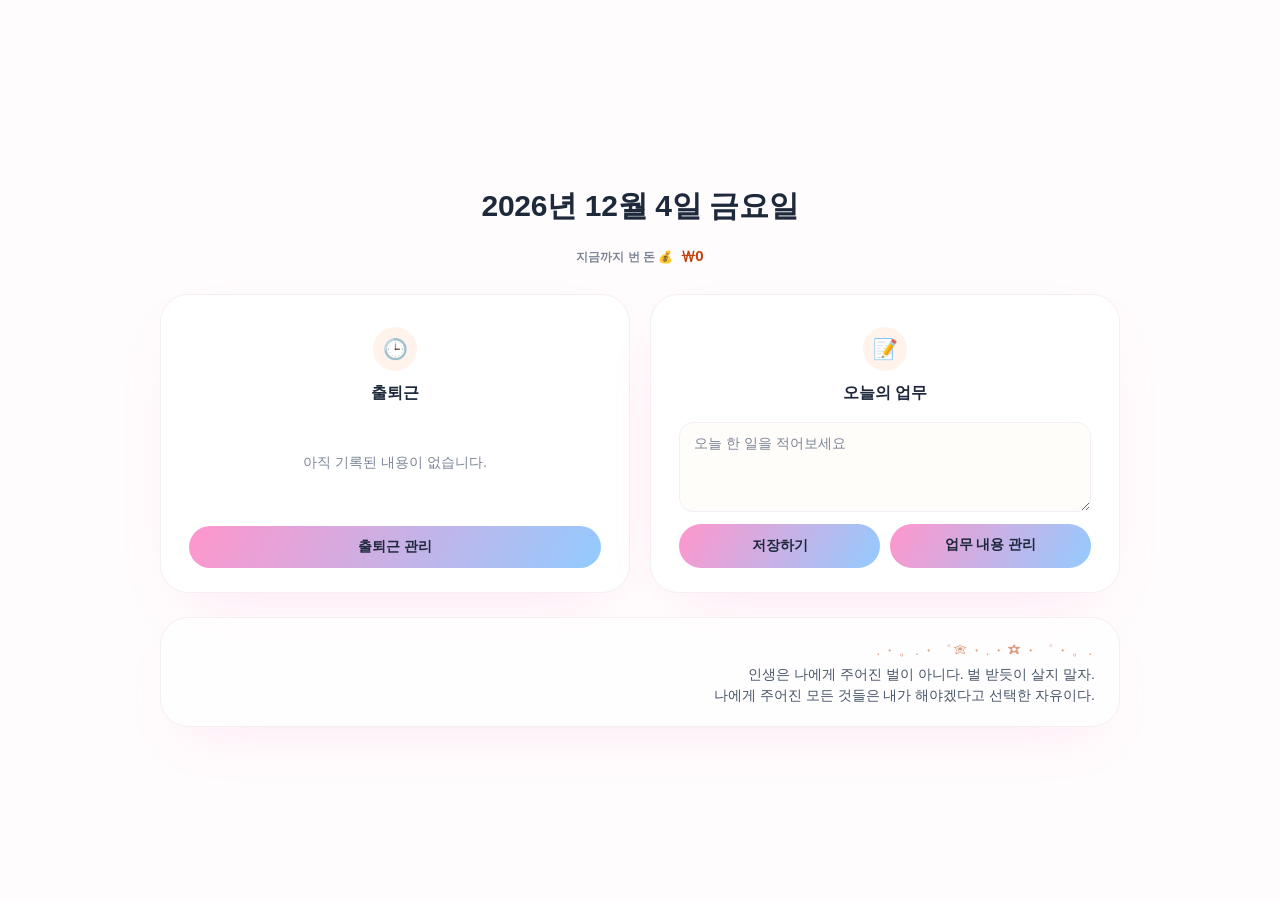
<file: index.html>
<!DOCTYPE html>
<html lang="ko">
<head>
<meta charset="UTF-8">
<meta name="viewport" content="width=device-width, initial-scale=1.0">
<title>오늘의 인턴 다이어리</title>
<link rel="stylesheet" href="style.css">
<script src="diary.js"></script>
<script src="mindset.js"></script>
<script src="transition.js" defer></script>
<style>
  .diary-header {
    width: 100%;
    text-align: center;
    padding: 12px 0 4px;
  }
  .diary-date {
    font-size: 30px;
    font-weight: 800;
    color: var(--text);
    letter-spacing: -0.3px;
  }
  .diary-grid {
    width: 100%;
    display: grid;
    grid-template-columns: 1fr 1fr;
    gap: 20px;
  }
  .diary-card {
    padding: 32px 28px 24px;
    display: flex;
    flex-direction: column;
    align-items: center;
    text-align: center;
  }
  .diary-card-icon {
    width: 44px;
    height: 44px;
    border-radius: 999px;
    background: var(--peach-soft);
    display: flex;
    align-items: center;
    justify-content: center;
    font-size: 20px;
    margin-bottom: 12px;
  }
  .diary-card-title {
    font-size: 16px;
    font-weight: 700;
    color: var(--text);
    margin: 0 0 18px;
  }
  .diary-card-body {
    width: 100%;
    flex: 1;
    margin-bottom: 22px;
    display: flex;
    align-items: center;
    justify-content: center;
  }
  .diary-empty {
    color: var(--muted);
    font-size: 14px;
    padding: 20px 0;
    margin: 0;
  }
  .stat-row {
    display: flex;
    justify-content: center;
    gap: 32px;
  }
  .stat-label {
    font-size: 12px;
    color: var(--muted);
    margin-bottom: 6px;
    font-weight: 600;
  }
  .stat-value {
    font-size: 22px;
    font-weight: 800;
    color: var(--peach-text);
    font-variant-numeric: tabular-nums;
  }
  .home-task-textarea {
    width: 100%;
    min-height: 90px;
    resize: vertical;
    font-size: 14px;
    line-height: 1.5;
    font-family: inherit;
    color: var(--text);
    background: #fffdf9;
    border: 1.5px solid var(--border);
    border-radius: 14px;
    padding: 10px 14px;
    margin-bottom: 12px;
    text-align: left;
  }
  .home-task-textarea:focus {
    outline: none;
    border-color: var(--peach);
    box-shadow: 0 0 0 4px var(--peach-soft);
  }
  .home-task-textarea::placeholder {
    color: var(--muted);
  }
  .home-task-actions {
    width: 100%;
    display: flex;
    gap: 10px;
  }
  .home-task-actions .secondary,
  .home-task-actions .diary-card-btn {
    flex: 1;
    margin-top: 0;
  }
  .diary-card-btn {
    display: block;
    width: 100%;
    padding: 12px 20px;
    border: none;
    border-radius: 999px;
    background: var(--button-gradient);
    color: var(--text);
    font-size: 14px;
    font-weight: 700;
    text-decoration: none;
    text-align: center;
    cursor: pointer;
    transition: transform 0.25s cubic-bezier(0.34, 1.56, 0.64, 1), box-shadow 0.25s ease;
  }
  .diary-card-btn:hover {
    transform: translateY(-2px);
    box-shadow: 0 14px 28px -12px var(--button-shadow);
  }
  @media (max-width: 640px) {
    .diary-grid { grid-template-columns: 1fr; }
  }
  .earnings-inline {
    display: flex;
    align-items: baseline;
    justify-content: center;
    gap: 8px;
    margin: -8px 0 4px;
  }
  .earnings-label {
    font-size: 12px;
    font-weight: 700;
    color: var(--muted);
  }
  .earnings-value {
    font-size: 15px;
    font-weight: 800;
    color: var(--peach-text);
    font-variant-numeric: tabular-nums;
  }
  .quote-panel {
    display: block;
    width: 100%;
    position: relative;
    overflow: hidden;
    padding-top: 24px;
    padding-right: 24px;
    padding-bottom: 20px;
    padding-left: 190px;
    background-color: rgba(255, 255, 255, 0.7);
    background-image: url('https://i.pinimg.com/736x/52/87/5c/52875cd600de977568c5be9178337293.jpg');
    background-repeat: no-repeat;
    background-position: 30px center;
    background-size: auto 70%;
    text-decoration: none;
    color: inherit;
    cursor: pointer;
    transition: transform 0.25s cubic-bezier(0.34, 1.56, 0.64, 1), box-shadow 0.25s ease;
  }
  .quote-panel:hover {
    transform: translateY(-2px);
    box-shadow: 0 20px 44px -20px rgba(255, 180, 143, 0.5);
  }
  .quote-decor {
    text-align: right;
    font-size: 13px;
    letter-spacing: 3px;
    color: var(--peach-text);
    opacity: 0.55;
    white-space: nowrap;
    margin-bottom: 4px;
    pointer-events: none;
  }
  .page-quote {
    width: 100%;
    margin: 0;
    text-align: right;
    color: var(--muted-strong);
    font-size: 14px;
    line-height: 1.5;
  }
  @media (max-width: 640px) {
    .quote-panel {
      padding: 120px 18px 20px;
      background-position: center 16px;
      background-size: auto 90px;
    }
    .quote-decor {
      text-align: center;
      white-space: normal;
    }
    .page-quote {
      text-align: center;
    }
  }
</style>
</head>
<body>
  <div class="page">
    <header class="diary-header">
      <div class="diary-date" id="diaryDate"></div>
    </header>

    <div class="earnings-inline">
      <span class="earnings-label">지금까지 번 돈 💰</span>
      <span class="earnings-value" id="earningsValue">₩0</span>
    </div>

    <div class="diary-grid">
      <div class="panel diary-card">
        <div class="diary-card-icon">🕒</div>
        <h2 class="diary-card-title">출퇴근</h2>
        <div class="diary-card-body" id="attendanceBody"></div>
        <a class="diary-card-btn" href="attendance.html" data-nav>출퇴근 관리</a>
      </div>

      <div class="panel diary-card">
        <div class="diary-card-icon">📝</div>
        <h2 class="diary-card-title">오늘의 업무</h2>
        <textarea id="homeTasksInput" class="home-task-textarea" placeholder="오늘 한 일을 적어보세요"></textarea>
        <div class="home-task-actions">
          <button type="button" class="secondary" id="homeTaskSaveBtn" onclick="saveTasksFromHome()">저장하기</button>
          <a class="diary-card-btn" href="worklog.html" data-nav>업무 내용 관리</a>
        </div>
      </div>
    </div>

    <a class="panel quote-panel" href="mindset.html" data-nav>
      <div class="quote-decor">.・。.・゜✭・.・✫・゜・。.</div>
      <p class="page-quote" id="quoteText"></p>
    </a>
  </div>

<script>
function renderQuotePreview() {
  const entry = getDisplayedMindsetEntry();
  document.getElementById('quoteText').innerHTML = entry.text.split('\n').map(escapeHtml).join('<br>');
}

function renderAttendanceCard() {
  const entry = getTodayEntry();
  const body = document.getElementById('attendanceBody');

  if (!entry || !entry.clockIn || !entry.clockOut) {
    body.innerHTML = '<p class="diary-empty">아직 기록된 내용이 없습니다.</p>';
    return;
  }

  body.innerHTML = `
    <div class="stat-row">
      <div class="stat">
        <div class="stat-label">출근</div>
        <div class="stat-value">${entry.clockIn}</div>
      </div>
      <div class="stat">
        <div class="stat-label">퇴근 예정</div>
        <div class="stat-value">${entry.clockOut}</div>
      </div>
    </div>
  `;
}

function renderTasksCard() {
  const entry = getTodayEntry();
  document.getElementById('homeTasksInput').value = (entry && entry.tasks) || '';
}

function saveTasksFromHome() {
  const diary = loadDiary();
  const dateIso = todayIso();
  diary[dateIso] = { ...diary[dateIso], tasks: document.getElementById('homeTasksInput').value };
  saveDiary(diary);

  const btn = document.getElementById('homeTaskSaveBtn');
  const original = btn.textContent;
  btn.textContent = '저장됨 ✓';
  setTimeout(() => { btn.textContent = original; }, 1200);
}

const DAILY_WAGE = 100000;
const DAILY_WORK_MINUTES = 9 * 60;
const WAGE_PER_MINUTE = DAILY_WAGE / DAILY_WORK_MINUTES;

function updateEarnings() {
  const entry = getTodayEntry();
  const valueEl = document.getElementById('earningsValue');

  if (!entry || !entry.clockIn) {
    valueEl.textContent = '₩0';
    return;
  }

  const now = new Date();
  const [inH, inM] = entry.clockIn.split(':').map(Number);
  const start = new Date(now.getFullYear(), now.getMonth(), now.getDate(), inH, inM, 0, 0);
  const elapsedMinutes = Math.max(0, (now - start) / 60000);
  const cappedMinutes = Math.min(elapsedMinutes, DAILY_WORK_MINUTES);
  const earned = Math.floor(cappedMinutes * WAGE_PER_MINUTE);

  valueEl.textContent = `₩${earned.toLocaleString('ko-KR')}`;
}

document.getElementById('diaryDate').textContent = formatFullDateLabel(todayIso());
renderAttendanceCard();
renderTasksCard();
renderQuotePreview();
updateEarnings();
setInterval(updateEarnings, 1000);
</script>
</body>
</html>
</file>
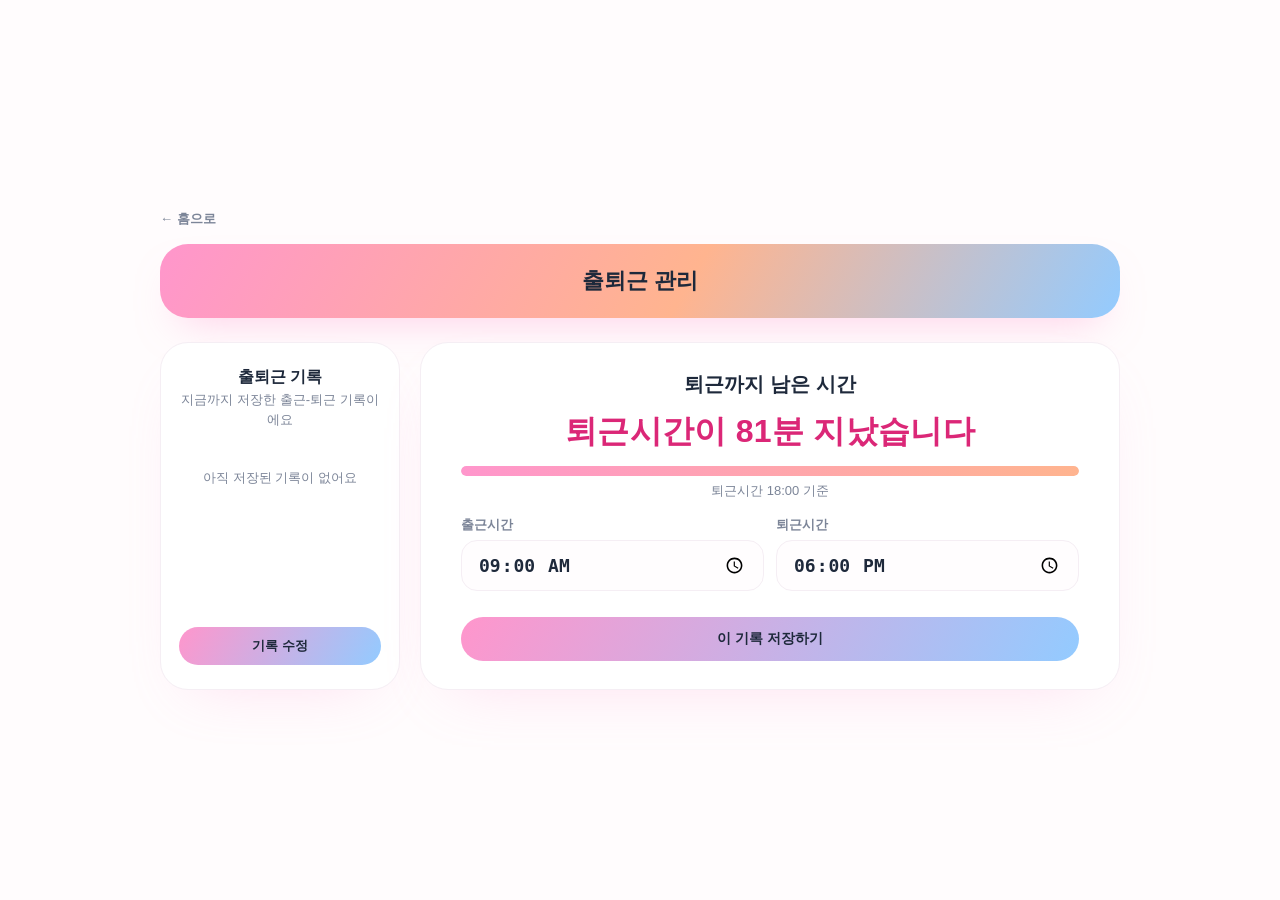
<file: attendance.html>
<!DOCTYPE html>
<html lang="ko">
<head>
<meta charset="UTF-8">
<meta name="viewport" content="width=device-width, initial-scale=1.0">
<title>출퇴근 관리 - 오늘의 인턴 다이어리</title>
<link rel="stylesheet" href="style.css">
<script src="diary.js"></script>
<script src="transition.js" defer></script>
<style>
  .layout {
    width: 100%;
    display: flex;
    gap: 20px;
    align-items: flex-start;
  }
  .layout .card {
    flex: 1;
    min-width: 0;
  }
  .history {
    width: 240px;
    flex-shrink: 0;
    padding: 24px 18px;
    display: flex;
    flex-direction: column;
    min-height: 0;
  }
  .history h2 {
    font-size: 16px;
    margin: 0 0 2px;
    text-align: center;
  }
  .history .sub {
    margin: 0 0 16px;
    color: var(--muted);
    font-size: 13px;
    text-align: center;
  }
  .history-list {
    overflow-y: auto;
    flex: 1;
    min-height: 0;
    display: flex;
    flex-direction: column;
    gap: 8px;
    margin-bottom: 12px;
  }
  .history-empty {
    color: var(--muted);
    font-size: 13px;
    text-align: center;
    padding: 24px 0;
  }
  .history-item {
    border: 1.5px solid var(--border);
    border-radius: 18px;
    padding: 10px 14px;
    display: flex;
    align-items: center;
    justify-content: space-between;
    gap: 8px;
    transition: border-color 0.2s ease, transform 0.2s ease;
  }
  .history-item:hover {
    border-color: var(--pink-soft);
    transform: translateY(-1px);
  }
  .history-item .info .date {
    font-size: 12px;
    color: var(--muted);
  }
  .history-item .info .times {
    font-size: 15px;
    font-weight: 600;
    margin-top: 2px;
  }
  .history-item .info .times .arrow {
    color: var(--muted);
    font-weight: 400;
    margin: 0 4px;
  }
  .history-item .del {
    border: none;
    background: transparent;
    color: var(--muted);
    font-size: 18px;
    line-height: 1;
    cursor: pointer;
    padding: 4px 6px;
    border-radius: 999px;
    transition: color 0.2s ease, background 0.2s ease;
  }
  .history-item .del:hover {
    color: var(--danger-text);
    background: var(--danger-soft);
  }
  .history-item.editing {
    flex-direction: column;
    align-items: stretch;
    gap: 6px;
  }
  .edit-row {
    display: flex;
    align-items: center;
    gap: 6px;
  }
  .history-item.editing input[type="date"],
  .history-item.editing input[type="time"],
  .add-form input[type="date"],
  .add-form input[type="time"] {
    flex: 1;
    min-width: 0;
    font-size: 13px;
    padding: 8px 10px;
    border-radius: 12px;
    border: 1.5px solid var(--border);
    background: #fffdfe;
    color: var(--text);
  }
  .add-form {
    display: none;
    flex-direction: column;
    gap: 6px;
    padding: 12px;
    margin-bottom: 12px;
    border: 1.5px dashed var(--pink-soft);
    border-radius: 18px;
    background: #fffafd;
  }
  .add-form.show { display: flex; }
  .add-form-title {
    font-size: 12px;
    color: var(--muted);
    margin-bottom: 2px;
    font-weight: 600;
  }
  .add-form button {
    padding: 10px;
    border: none;
    border-radius: 999px;
    background: var(--button-gradient);
    color: var(--text);
    font-size: 13px;
    font-weight: 700;
    cursor: pointer;
    transition: transform 0.25s cubic-bezier(0.34, 1.56, 0.64, 1), box-shadow 0.25s ease;
  }
  .add-form button:hover {
    transform: translateY(-2px);
    box-shadow: 0 12px 24px -10px var(--button-shadow);
  }
  .edit-btn {
    width: 100%;
    padding: 10px;
    border: none;
    border-radius: 999px;
    background: var(--button-gradient);
    color: var(--text);
    font-size: 13px;
    font-weight: 700;
    cursor: pointer;
    transition: transform 0.25s cubic-bezier(0.34, 1.56, 0.64, 1), box-shadow 0.25s ease;
  }
  .edit-btn:hover {
    transform: translateY(-2px);
    box-shadow: 0 14px 28px -10px var(--button-shadow);
  }
  .edit-btn.active {
    box-shadow: inset 0 0 0 2px rgba(30, 41, 59, 0.18);
  }
  .progress-track {
    width: 100%;
    height: 10px;
    border-radius: 999px;
    background: var(--border);
    overflow: hidden;
    margin: 12px 0 0;
  }
  .progress-fill {
    height: 100%;
    width: 0%;
    border-radius: 999px;
    background: linear-gradient(90deg, var(--pink), var(--peach));
    transition: width 0.6s ease;
  }
  @media (max-width: 720px) {
    .layout { flex-direction: column; }
    .history { width: 100%; height: 300px; }
    .layout .card {
      width: 100%;
      box-sizing: border-box;
    }
    .time-row {
      flex-direction: column;
    }
  }
</style>
</head>
<body>
  <div class="page">
    <a class="home-link" href="index.html" data-nav>← 홈으로</a>
    <h1 class="page-title">출퇴근 관리</h1>
    <div class="layout">
      <div class="panel history">
        <h2>출퇴근 기록</h2>
        <p class="sub">지금까지 저장한 출근-퇴근 기록이에요</p>
        <div class="history-list" id="historyList"></div>
        <div class="add-form" id="addForm">
          <div class="add-form-title">지난 기록 추가하기</div>
          <input type="date" id="addDate">
          <div class="edit-row">
            <input type="time" id="addClockIn">
            <input type="time" id="addClockOut">
          </div>
          <button type="button" onclick="addRecord()">추가하기</button>
        </div>
        <button class="edit-btn" id="editBtn" onclick="toggleEditMode()">기록 수정</button>
      </div>

      <div class="panel card">
        <h2 class="card-title">퇴근까지 남은 시간</h2>

      <div class="result" id="result">
        <div class="time" id="countdown">-</div>
        <div class="progress-track">
          <div class="progress-fill" id="progressFill"></div>
        </div>
        <div class="note" id="countdownNote"></div>
      </div>

      <div class="row time-row">
        <div>
          <label for="clockIn">출근시간</label>
          <input type="time" id="clockIn" value="09:00">
        </div>
        <div>
          <label for="clockOut">퇴근시간</label>
          <input type="time" id="clockOut" value="18:00">
        </div>
      </div>

        <button type="button" class="secondary" id="saveBtn" onclick="saveRecord()">이 기록 저장하기</button>
      </div>
    </div>
  </div>

<script>
const DEFAULT_WORK_HOURS = 8;
const DEFAULT_BREAK_MINUTES = 60;

function recalcClockOut() {
  const clockIn = document.getElementById('clockIn').value;
  if (!clockIn) return;
  const totalMinutes = timeToMinutes(clockIn) + DEFAULT_WORK_HOURS * 60 + DEFAULT_BREAK_MINUTES;
  document.getElementById('clockOut').value = minutesToTime(totalMinutes);
  updateCountdown();
}

function getClockOutTarget() {
  const clockIn = document.getElementById('clockIn').value;
  const clockOut = document.getElementById('clockOut').value;
  if (!clockIn || !clockOut) return null;

  const inMinutes = timeToMinutes(clockIn);
  const outMinutes = timeToMinutes(clockOut);
  const nextDay = outMinutes <= inMinutes;

  const now = new Date();
  const [outH, outM] = clockOut.split(':').map(Number);
  const target = new Date(now.getFullYear(), now.getMonth(), now.getDate(), outH, outM, 0, 0);
  if (nextDay) target.setDate(target.getDate() + 1);

  return { target, nextDay, clockOut };
}

function updateCountdown() {
  const info = getClockOutTarget();
  const timeEl = document.getElementById('countdown');
  const noteEl = document.getElementById('countdownNote');
  const fillEl = document.getElementById('progressFill');
  const clockIn = document.getElementById('clockIn').value;

  if (!info || !clockIn) {
    timeEl.textContent = '-';
    noteEl.textContent = '출근시간과 퇴근시간을 입력해 주세요';
    fillEl.style.width = '0%';
    return;
  }

  const { target, nextDay, clockOut } = info;
  const now = new Date();
  const diffMs = target - now;

  if (diffMs <= 0) {
    const overdueMinutes = Math.floor(-diffMs / 60000);
    timeEl.textContent = overdueMinutes >= 5 ? `퇴근시간이 ${overdueMinutes}분 지났습니다` : '🎉 퇴근 시간이에요!';
  } else {
    const totalSeconds = Math.floor(diffMs / 1000);
    const hh = Math.floor(totalSeconds / 3600);
    const mm = Math.floor((totalSeconds % 3600) / 60);
    timeEl.textContent = hh === 0 ? `${mm}분 남음` : `${hh}시간 ${mm}분 남음`;
  }
  noteEl.textContent = `퇴근시간 ${clockOut}${nextDay ? ' (다음날)' : ''} 기준`;

  const [inH, inM] = clockIn.split(':').map(Number);
  const start = new Date(now.getFullYear(), now.getMonth(), now.getDate(), inH, inM, 0, 0);
  const totalMs = target - start;
  const elapsedMs = now - start;
  const percent = totalMs > 0 ? Math.max(0, Math.min(100, (elapsedMs / totalMs) * 100)) : 100;
  fillEl.style.width = percent + '%';
}

function saveRecord() {
  const clockIn = document.getElementById('clockIn').value;
  const info = getClockOutTarget();
  if (!clockIn || !info) return;

  const diary = loadDiary();
  const dateIso = todayIso();
  diary[dateIso] = { ...diary[dateIso], clockIn, clockOut: info.clockOut, nextDay: info.nextDay };
  saveDiary(diary);
  renderHistory();
}

function deleteRecord(dateIso) {
  const diary = loadDiary();
  const entry = diary[dateIso];
  if (!entry) return;

  delete entry.clockIn;
  delete entry.clockOut;
  delete entry.nextDay;
  if (entry.tasks || entry.learnings || entry.memo) {
    diary[dateIso] = entry;
  } else {
    delete diary[dateIso];
  }
  saveDiary(diary);
  renderHistory();
}

function addRecord() {
  const dateIso = document.getElementById('addDate').value;
  const clockIn = document.getElementById('addClockIn').value;
  const clockOut = document.getElementById('addClockOut').value;
  if (!dateIso || !clockIn || !clockOut) return;

  const diary = loadDiary();
  diary[dateIso] = {
    ...diary[dateIso],
    clockIn,
    clockOut,
    nextDay: timeToMinutes(clockOut) <= timeToMinutes(clockIn),
  };
  saveDiary(diary);

  document.getElementById('addDate').value = '';
  document.getElementById('addClockIn').value = '';
  document.getElementById('addClockOut').value = '';
  renderHistory();
}

function updateAttendanceField(dateIso, field, value) {
  const diary = loadDiary();
  const entry = diary[dateIso] || {};
  entry[field] = value;
  if (entry.clockIn && entry.clockOut) {
    entry.nextDay = timeToMinutes(entry.clockOut) <= timeToMinutes(entry.clockIn);
  }
  diary[dateIso] = entry;
  saveDiary(diary);
}

function updateRecordDate(oldDateIso, newDateIso) {
  if (!newDateIso || oldDateIso === newDateIso) return;

  const diary = loadDiary();
  const oldEntry = diary[oldDateIso];
  if (!oldEntry) return;

  const { clockIn, clockOut, nextDay } = oldEntry;
  diary[newDateIso] = { ...diary[newDateIso], clockIn, clockOut, nextDay };

  delete oldEntry.clockIn;
  delete oldEntry.clockOut;
  delete oldEntry.nextDay;
  if (oldEntry.tasks || oldEntry.learnings || oldEntry.memo) {
    diary[oldDateIso] = oldEntry;
  } else {
    delete diary[oldDateIso];
  }

  saveDiary(diary);
  renderHistory();
}

let editMode = false;

function toggleEditMode() {
  editMode = !editMode;
  document.getElementById('editBtn').textContent = editMode ? '수정 완료' : '기록 수정';
  document.getElementById('editBtn').classList.toggle('active', editMode);
  document.getElementById('addForm').classList.toggle('show', editMode);
  if (editMode) document.getElementById('addDate').value = todayIso();
  renderHistory();
}

function renderHistory() {
  const diary = loadDiary();
  const dates = Object.keys(diary)
    .filter(dateIso => diary[dateIso].clockIn && diary[dateIso].clockOut)
    .sort((a, b) => b.localeCompare(a));

  const list = document.getElementById('historyList');
  list.innerHTML = '';

  if (dates.length === 0) {
    list.innerHTML = '<div class="history-empty">아직 저장된 기록이 없어요</div>';
    return;
  }

  dates.forEach(dateIso => {
    const r = diary[dateIso];
    const item = document.createElement('div');

    if (editMode) {
      item.className = 'history-item editing';
      item.innerHTML = `
        <div class="edit-row">
          <input type="date" class="edit-date" value="${dateIso}">
          <button class="del" title="삭제">&times;</button>
        </div>
        <div class="edit-row">
          <input type="time" class="edit-in" value="${r.clockIn}">
          <input type="time" class="edit-out" value="${r.clockOut}">
        </div>
      `;
      item.querySelector('.edit-date').addEventListener('change', e => updateRecordDate(dateIso, e.target.value));
      item.querySelector('.edit-in').addEventListener('change', e => updateAttendanceField(dateIso, 'clockIn', e.target.value));
      item.querySelector('.edit-out').addEventListener('change', e => updateAttendanceField(dateIso, 'clockOut', e.target.value));
    } else {
      item.className = 'history-item';
      item.innerHTML = `
        <div class="info">
          <div class="date">${formatDateLabel(dateIso)}</div>
          <div class="times">${r.clockIn}<span class="arrow">→</span>${r.clockOut}${r.nextDay ? ' (다음날)' : ''}</div>
        </div>
        <button class="del" title="삭제">&times;</button>
      `;
    }
    item.querySelector('.del').addEventListener('click', () => deleteRecord(dateIso));
    list.appendChild(item);
  });
}

document.getElementById('clockIn').addEventListener('change', () => { recalcClockOut(); });
document.getElementById('clockOut').addEventListener('change', updateCountdown);

function syncHistoryHeight() {
  const card = document.querySelector('.layout .card');
  const history = document.querySelector('.history');
  if (window.innerWidth <= 720) {
    history.style.height = '';
    return;
  }
  history.style.height = card.offsetHeight + 'px';
}

new ResizeObserver(syncHistoryHeight).observe(document.querySelector('.layout .card'));
window.addEventListener('resize', syncHistoryHeight);

function initTodayInputs() {
  const today = getTodayEntry();
  if (today && today.clockIn) document.getElementById('clockIn').value = today.clockIn;
  if (today && today.clockOut) document.getElementById('clockOut').value = today.clockOut;
}

initTodayInputs();
updateCountdown();
setInterval(updateCountdown, 1000);
renderHistory();
syncHistoryHeight();
</script>
</body>
</html>
</file>
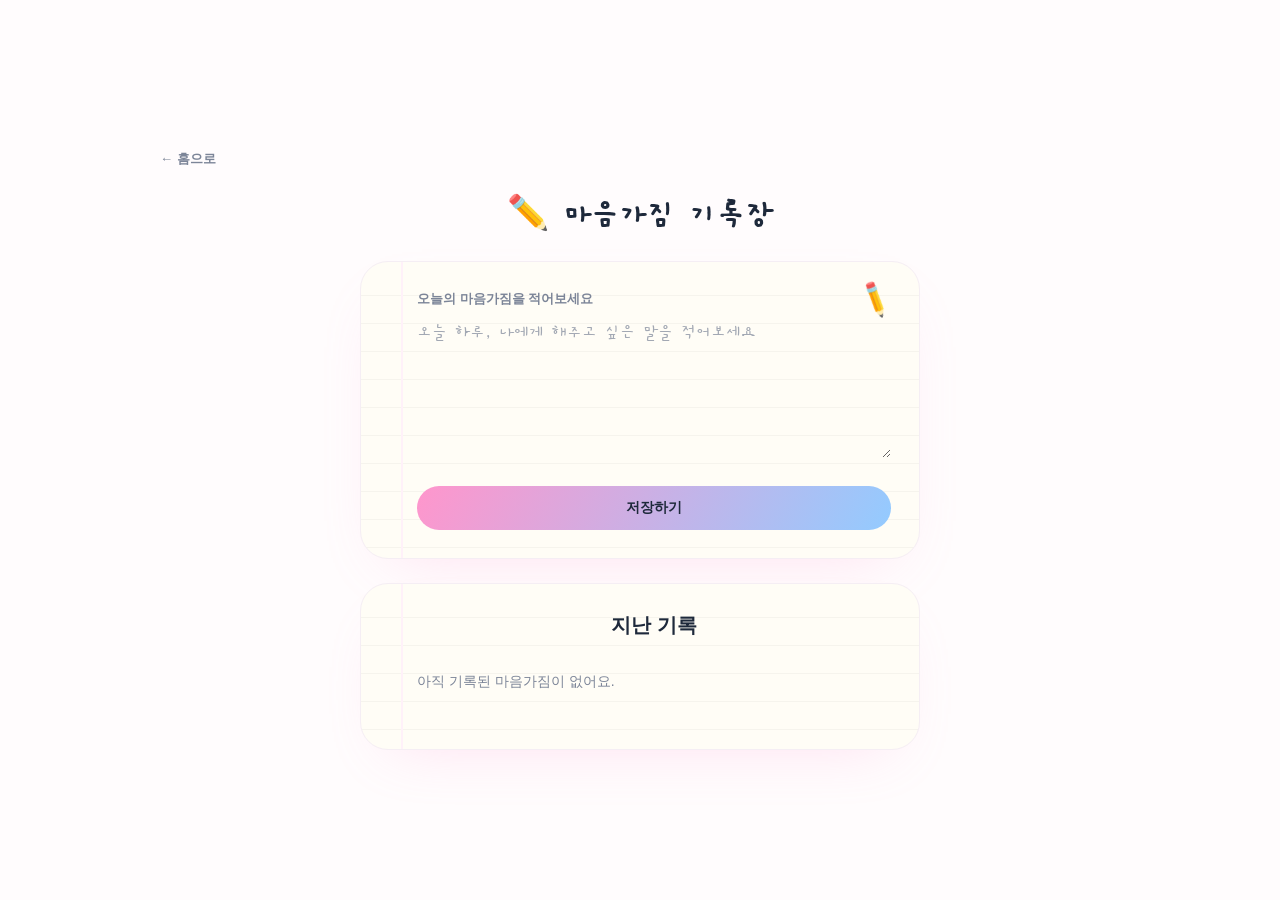
<file: mindset.html>
<!DOCTYPE html>
<html lang="ko">
<head>
<meta charset="UTF-8">
<meta name="viewport" content="width=device-width, initial-scale=1.0">
<title>마음가짐 기록장 - 오늘의 인턴 다이어리</title>
<link rel="stylesheet" href="style.css">
<link rel="preconnect" href="https://fonts.googleapis.com">
<link rel="preconnect" href="https://fonts.gstatic.com" crossorigin>
<link href="https://fonts.googleapis.com/css2?family=Gaegu:wght@400;700&display=swap" rel="stylesheet">
<script src="diary.js"></script>
<script src="mindset.js"></script>
<script src="transition.js" defer></script>
<style>
  .page-title {
    background: none;
    box-shadow: none;
    color: var(--text);
    font-family: 'Gaegu', cursive;
    font-size: 34px;
    font-weight: 700;
    padding: 8px 0 0;
  }
  .notebook-card {
    width: 100%;
    max-width: 560px;
    position: relative;
    padding: 28px 28px 28px 56px;
    background-color: #fffdf6;
    background-image: repeating-linear-gradient(
      to bottom,
      transparent,
      transparent 27px,
      rgba(0, 0, 0, 0.07) 28px
    );
    background-position: 0 6px;
  }
  .notebook-card::before {
    content: '';
    position: absolute;
    top: 0;
    bottom: 0;
    left: 40px;
    width: 2px;
    background: var(--pink-soft);
  }
  .notebook-write {
    position: relative;
  }
  .notebook-pencil {
    position: absolute;
    top: -6px;
    right: 0;
    font-size: 26px;
    transform: rotate(25deg);
    pointer-events: none;
  }
  .notebook-textarea {
    width: 100%;
    min-height: 140px;
    resize: vertical;
    border: none;
    background: transparent;
    color: var(--text);
    font-family: 'Gaegu', cursive;
    font-size: 18px;
    line-height: 28px;
    padding: 0;
    margin: 4px 0 16px;
  }
  .notebook-textarea:focus {
    outline: none;
  }
  .notebook-textarea::placeholder {
    color: var(--muted);
    opacity: 0.7;
  }
  .mindset-list {
    display: flex;
    flex-direction: column;
  }
  .mindset-empty {
    font-family: 'Pretendard', -apple-system, sans-serif;
    color: var(--muted);
    font-size: 14px;
    padding: 8px 0 16px;
  }
  .mindset-item {
    position: relative;
    padding: 6px 36px 20px 4px;
  }
  .mindset-item-date {
    font-family: 'Pretendard', -apple-system, sans-serif;
    font-size: 12px;
    font-weight: 600;
    color: var(--muted);
    margin-bottom: 2px;
  }
  .pinned-badge {
    display: inline-block;
    margin-left: 6px;
    padding: 2px 8px;
    border-radius: 999px;
    background: var(--peach-soft);
    color: var(--peach-text);
    font-size: 11px;
    font-weight: 700;
  }
  .mindset-item-text {
    font-family: 'Gaegu', cursive;
    font-size: 18px;
    line-height: 28px;
    color: var(--text);
    white-space: pre-wrap;
    word-break: break-word;
  }
  .mindset-pin {
    display: inline-block;
    margin-top: 4px;
    background: transparent;
    border: none;
    color: var(--peach-text);
    font-family: 'Pretendard', -apple-system, sans-serif;
    font-size: 12px;
    font-weight: 700;
    cursor: pointer;
    padding: 0;
  }
  .mindset-pin:hover {
    text-decoration: underline;
  }
  .mindset-pin:disabled {
    color: var(--muted);
    cursor: default;
    text-decoration: none;
  }
  .mindset-del {
    position: absolute;
    top: 24px;
    right: 0;
    border: none;
    background: transparent;
    color: var(--muted);
    font-size: 16px;
    line-height: 1;
    cursor: pointer;
    padding: 4px 6px;
    border-radius: 999px;
    transition: color 0.2s ease, background 0.2s ease;
  }
  .mindset-del:hover {
    color: var(--danger-text);
    background: var(--danger-soft);
  }
</style>
</head>
<body>
  <div class="page">
    <a class="home-link" href="index.html" data-nav>← 홈으로</a>
    <h1 class="page-title">✏️ 마음가짐 기록장</h1>

    <div class="panel notebook-card">
      <div class="notebook-write">
        <div class="notebook-pencil">✏️</div>
        <label for="newEntryInput">오늘의 마음가짐을 적어보세요</label>
        <textarea id="newEntryInput" class="notebook-textarea" placeholder="오늘 하루, 나에게 해주고 싶은 말을 적어보세요"></textarea>
        <button type="button" class="secondary" onclick="addMindsetEntry()">저장하기</button>
      </div>
    </div>

    <div class="panel notebook-card">
      <h2 class="card-title">지난 기록</h2>
      <div class="mindset-list" id="mindsetList"></div>
    </div>
  </div>

<script>
function renderMindsetList() {
  const entries = loadMindsetLog();
  const list = document.getElementById('mindsetList');
  list.innerHTML = '';

  if (entries.length === 0) {
    list.innerHTML = '<p class="mindset-empty">아직 기록된 마음가짐이 없어요.</p>';
    return;
  }

  const pinnedId = getPinnedMindsetId();

  entries.forEach(entry => {
    const isPinned = pinnedId != null && String(entry.id) === pinnedId;
    const item = document.createElement('div');
    item.className = 'mindset-item';
    item.innerHTML = `
      <div class="mindset-item-date">${entry.dateIso ? formatDateLabel(entry.dateIso) : ''}${isPinned ? '<span class="pinned-badge">오늘의 마음가짐</span>' : ''}</div>
      <div class="mindset-item-text"></div>
      <button class="mindset-pin" ${isPinned ? 'disabled' : ''}>${isPinned ? '오늘의 마음가짐이에요' : '오늘의 마음가짐으로 삼기'}</button>
      <button class="mindset-del" title="삭제">&times;</button>
    `;
    item.querySelector('.mindset-item-text').textContent = entry.text;
    if (!isPinned) {
      item.querySelector('.mindset-pin').addEventListener('click', () => pinMindsetEntry(entry.id));
    }
    item.querySelector('.mindset-del').addEventListener('click', () => deleteMindsetEntry(entry.id));
    list.appendChild(item);
  });
}

function pinMindsetEntry(id) {
  setPinnedMindsetId(id);
  navigateTo('index.html');
}

function addMindsetEntry() {
  const textarea = document.getElementById('newEntryInput');
  const text = textarea.value.trim();
  if (!text) return;

  const entries = loadMindsetLog();
  entries.unshift({ id: new Date().getTime(), dateIso: todayIso(), text });
  saveMindsetLog(entries);
  localStorage.removeItem(LEGACY_QUOTE_KEY);

  textarea.value = '';
  renderMindsetList();
}

function deleteMindsetEntry(id) {
  const entries = loadMindsetLog().filter(e => e.id !== id);
  saveMindsetLog(entries);
  if (getPinnedMindsetId() === String(id)) clearPinnedMindsetId();
  renderMindsetList();
}

renderMindsetList();
</script>
</body>
</html>
</file>
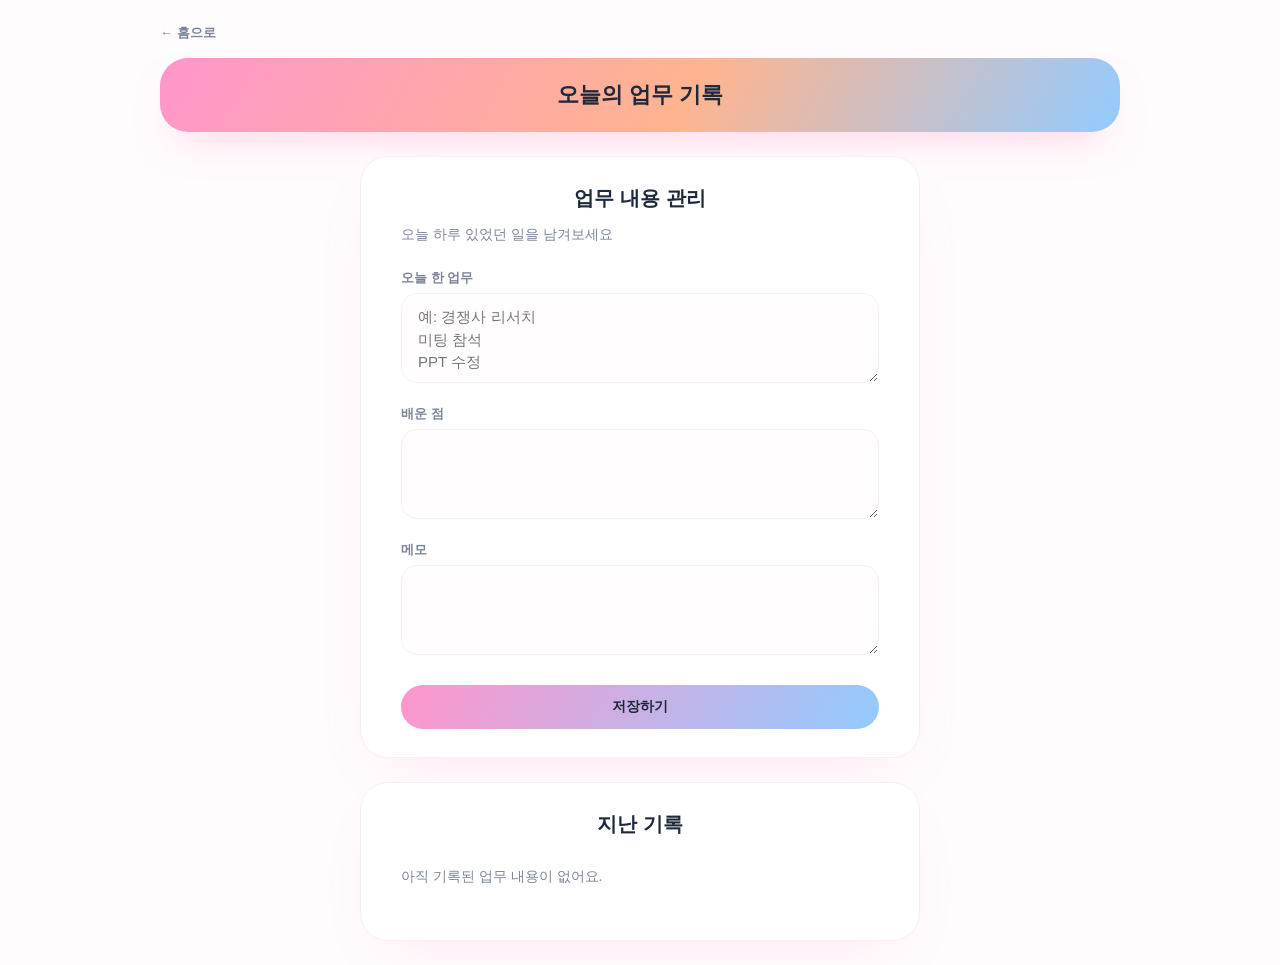
<file: worklog.html>
<!DOCTYPE html>
<html lang="ko">
<head>
<meta charset="UTF-8">
<meta name="viewport" content="width=device-width, initial-scale=1.0">
<title>업무 내용 관리 - 오늘의 인턴 다이어리</title>
<link rel="stylesheet" href="style.css">
<script src="diary.js"></script>
<script src="transition.js" defer></script>
<style>
  .worklog-card {
    width: 100%;
    max-width: 560px;
  }
  .diary-textarea {
    width: 100%;
    min-height: 90px;
    resize: vertical;
    font-size: 15px;
    line-height: 1.5;
    font-family: inherit;
    padding: 12px 16px;
    border-radius: 16px;
    border: 1.5px solid var(--border);
    background: #fffdfe;
    color: var(--text);
    margin-bottom: 18px;
    transition: border-color 0.2s ease, box-shadow 0.2s ease;
  }
  .diary-textarea:focus {
    outline: none;
    border-color: var(--peach);
    box-shadow: 0 0 0 4px var(--peach-soft);
  }
  .worklog-history {
    display: flex;
    flex-direction: column;
    gap: 14px;
  }
  .worklog-empty {
    color: var(--muted);
    font-size: 14px;
    padding: 4px 0 12px;
  }
  .worklog-history-item {
    border: 1.5px solid var(--border);
    border-radius: 16px;
    padding: 14px 16px;
  }
  .worklog-history-date {
    font-size: 12px;
    font-weight: 700;
    color: var(--peach-text);
    margin-bottom: 8px;
  }
  .worklog-history-tasks {
    list-style: none;
    padding: 0;
    margin: 0 0 8px;
    display: flex;
    flex-direction: column;
    gap: 4px;
  }
  .worklog-history-tasks li {
    font-size: 14px;
    color: var(--text);
    padding-left: 16px;
    position: relative;
    line-height: 1.4;
  }
  .worklog-history-tasks li::before {
    content: '•';
    position: absolute;
    left: 2px;
    color: var(--peach-text);
  }
  .worklog-history-extra {
    font-size: 13px;
    color: var(--muted-strong);
    margin-top: 4px;
  }
  .worklog-history-extra b {
    color: var(--text);
    margin-right: 4px;
  }
</style>
</head>
<body>
  <div class="page">
    <a class="home-link" href="index.html" data-nav>← 홈으로</a>
    <h1 class="page-title">오늘의 업무 기록</h1>

    <div class="panel card worklog-card">
      <h2 class="card-title">업무 내용 관리</h2>
      <p class="sub">오늘 하루 있었던 일을 남겨보세요</p>

      <label for="tasksInput">오늘 한 업무</label>
      <textarea id="tasksInput" class="diary-textarea" placeholder="예: 경쟁사 리서치&#10;미팅 참석&#10;PPT 수정"></textarea>

      <label for="learningsInput">배운 점</label>
      <textarea id="learningsInput" class="diary-textarea"></textarea>

      <label for="memoInput">메모</label>
      <textarea id="memoInput" class="diary-textarea"></textarea>

      <button type="button" class="secondary" onclick="saveWorklog()">저장하기</button>
    </div>

    <div class="panel card worklog-card">
      <h2 class="card-title">지난 기록</h2>
      <div class="worklog-history" id="worklogHistory"></div>
    </div>
  </div>

<script>
function loadWorklogInputs() {
  const entry = getTodayEntry();
  document.getElementById('tasksInput').value = (entry && entry.tasks) || '';
  document.getElementById('learningsInput').value = (entry && entry.learnings) || '';
  document.getElementById('memoInput').value = (entry && entry.memo) || '';
}

function saveWorklog() {
  const diary = loadDiary();
  const dateIso = todayIso();
  diary[dateIso] = {
    ...diary[dateIso],
    tasks: document.getElementById('tasksInput').value,
    learnings: document.getElementById('learningsInput').value,
    memo: document.getElementById('memoInput').value,
  };
  saveDiary(diary);
  navigateTo('index.html');
}

function renderWorklogHistory() {
  const diary = loadDiary();
  const dates = Object.keys(diary)
    .filter(dateIso => diary[dateIso].tasks)
    .sort((a, b) => b.localeCompare(a));

  const container = document.getElementById('worklogHistory');
  container.innerHTML = '';

  if (dates.length === 0) {
    container.innerHTML = '<p class="worklog-empty">아직 기록된 업무 내용이 없어요.</p>';
    return;
  }

  dates.forEach(dateIso => {
    const entry = diary[dateIso];
    const taskLines = entry.tasks.split('\n').map(l => l.trim()).filter(Boolean);
    const taskHtml = taskLines.map(l => `<li>${escapeHtml(l)}</li>`).join('');

    const item = document.createElement('div');
    item.className = 'worklog-history-item';
    item.innerHTML = `
      <div class="worklog-history-date">${formatDateLabel(dateIso)}</div>
      <ul class="worklog-history-tasks">${taskHtml}</ul>
      ${entry.learnings ? `<div class="worklog-history-extra"><b>배운 점</b>${escapeHtml(entry.learnings)}</div>` : ''}
      ${entry.memo ? `<div class="worklog-history-extra"><b>메모</b>${escapeHtml(entry.memo)}</div>` : ''}
    `;
    container.appendChild(item);
  });
}

loadWorklogInputs();
renderWorklogHistory();
</script>
</body>
</html>
</file>
<file: style.css>
:root {
  color-scheme: light;
  --bg: #fffcfd;
  --card: #ffffff;
  --text: #1e293b;
  --muted: #7c8598;
  --muted-strong: #475569;
  --border: #f5eef4;
  --danger: #ff96ab;
  --danger-soft: #fff0f3;
  --danger-text: #e11d48;

  --pink: #ff96cc;
  --pink-soft: #fff1f9;
  --pink-text: #db2777;
  --mint: #6bddba;
  --mint-soft: #eafdf7;
  --peach: #ffb48f;
  --peach-soft: #fff3ec;
  --peach-text: #c2410c;
  --blue: #93cbff;
  --blue-soft: #f0f8ff;
  --blue-text: #2563eb;

  --accent: var(--pink);
  --accent-soft: var(--pink-soft);
  --candy-gradient: linear-gradient(120deg, var(--pink) 0%, var(--peach) 55%, var(--blue) 100%);
  --button-gradient: linear-gradient(120deg, var(--pink), var(--blue));
  --button-shadow: rgba(147, 150, 224, 0.55);
}
* { box-sizing: border-box; }
@keyframes pageFadeIn {
  from { opacity: 0; transform: translateY(6px); }
  to { opacity: 1; transform: translateY(0); }
}
body {
  margin: 0;
  min-height: 100vh;
  display: flex;
  align-items: center;
  justify-content: center;
  background: var(--bg);
  color: var(--text);
  font-family: 'Pretendard', -apple-system, BlinkMacSystemFont, "Apple SD Gothic Neo", "Segoe UI", sans-serif;
  padding: 24px;
  animation: pageFadeIn 0.35s ease both;
}
body.page-leaving {
  animation: none;
  opacity: 0;
  transform: translateY(-6px);
  transition: opacity 0.2s ease, transform 0.2s ease;
}
.page {
  width: 100%;
  max-width: 960px;
  display: flex;
  flex-direction: column;
  align-items: center;
  gap: 24px;
}
.home-link {
  align-self: flex-start;
  font-size: 13px;
  font-weight: 600;
  color: var(--muted);
  text-decoration: none;
  margin-bottom: -8px;
  transition: color 0.2s ease;
}
.home-link:hover {
  color: var(--pink-text);
}
.page-title {
  width: 100%;
  font-size: 22px;
  font-weight: 700;
  margin: 0;
  text-align: center;
  color: var(--text);
  background: var(--candy-gradient);
  padding: 22px 24px;
  border-radius: 28px;
  box-shadow: 0 20px 40px -20px rgba(255, 150, 204, 0.5);
}
.panel {
  background-color: var(--card);
  border: 1px solid var(--border);
  border-radius: 28px;
  box-shadow: 0 24px 60px -32px rgba(255, 150, 204, 0.3);
}
.card {
  padding: 28px 40px;
}
.card-title {
  font-size: 20px;
  font-weight: 700;
  margin: 0 0 12px;
  text-align: center;
  color: var(--text);
}
p.sub {
  margin: 0 0 24px;
  color: var(--muted);
  font-size: 14px;
  line-height: 1.5;
}
label {
  display: block;
  font-size: 13px;
  color: var(--muted);
  margin-bottom: 6px;
  font-weight: 600;
}
input[type="time"],
input[type="number"],
input[type="text"],
input[type="date"] {
  width: 100%;
  font-size: 16px;
  padding: 12px 16px;
  border-radius: 16px;
  border: 1.5px solid var(--border);
  background: #fffdfe;
  color: var(--text);
  margin-bottom: 12px;
  transition: border-color 0.2s ease, box-shadow 0.2s ease;
}
input[type="time"] {
  font-size: 18px;
  font-weight: 600;
}
input:focus {
  outline: none;
  border-color: var(--pink);
  box-shadow: 0 0 0 4px var(--pink-soft);
}
.row {
  display: flex;
  gap: 12px;
  margin-bottom: 14px;
}
.row > div { flex: 1; }
.secondary {
  width: 100%;
  padding: 13px 20px;
  border: none;
  border-radius: 999px;
  background: var(--button-gradient);
  color: var(--text);
  font-size: 14px;
  font-weight: 700;
  cursor: pointer;
  margin-top: 8px;
  text-decoration: none;
  display: block;
  text-align: center;
  transition: transform 0.25s cubic-bezier(0.34, 1.56, 0.64, 1), box-shadow 0.25s ease;
}
.secondary:hover {
  transform: translateY(-2px);
  box-shadow: 0 14px 28px -12px var(--button-shadow);
}
.secondary:active {
  transform: translateY(0) scale(0.98);
}
.result {
  margin-top: 4px;
  margin-bottom: 16px;
  text-align: center;
}
.result .time {
  font-size: 32px;
  font-weight: 800;
  color: var(--pink-text);
  letter-spacing: 0.3px;
}
.result .note {
  margin-top: 6px;
  font-size: 13px;
  color: var(--muted);
}
</file>
